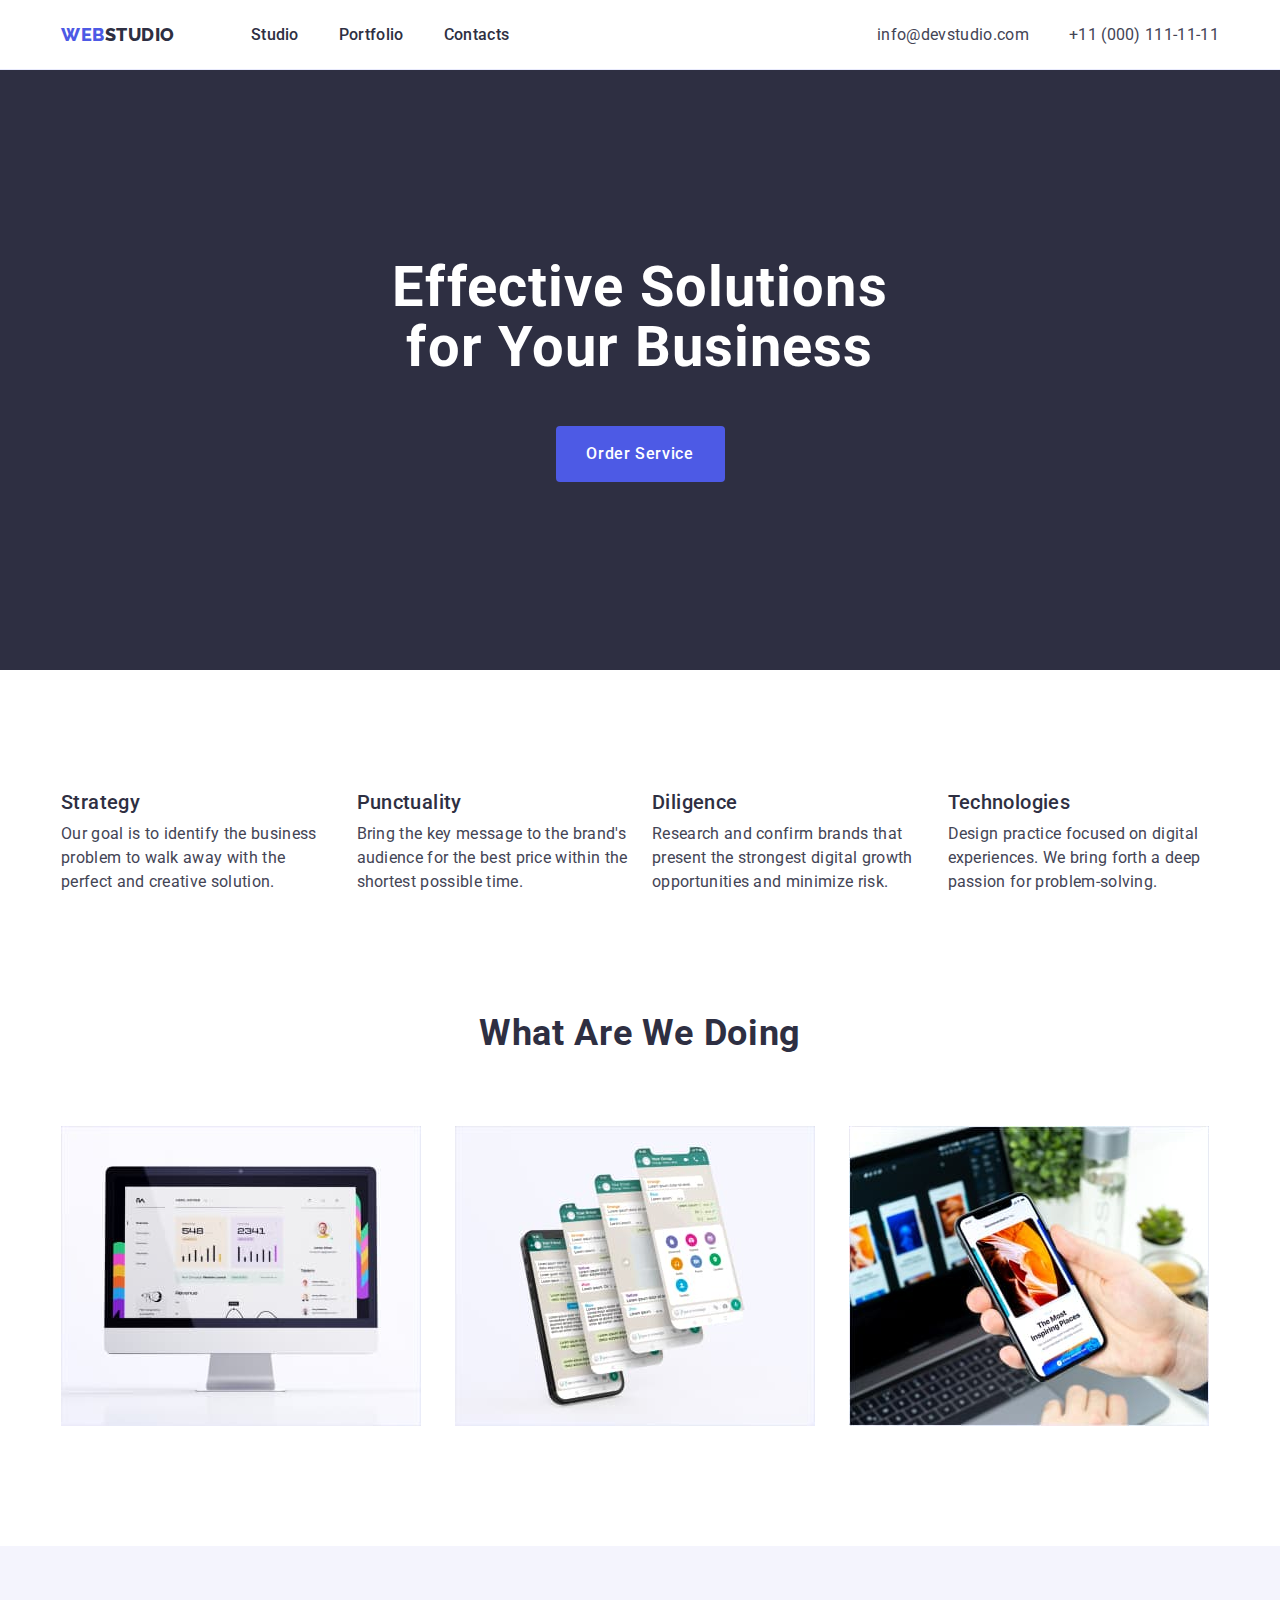
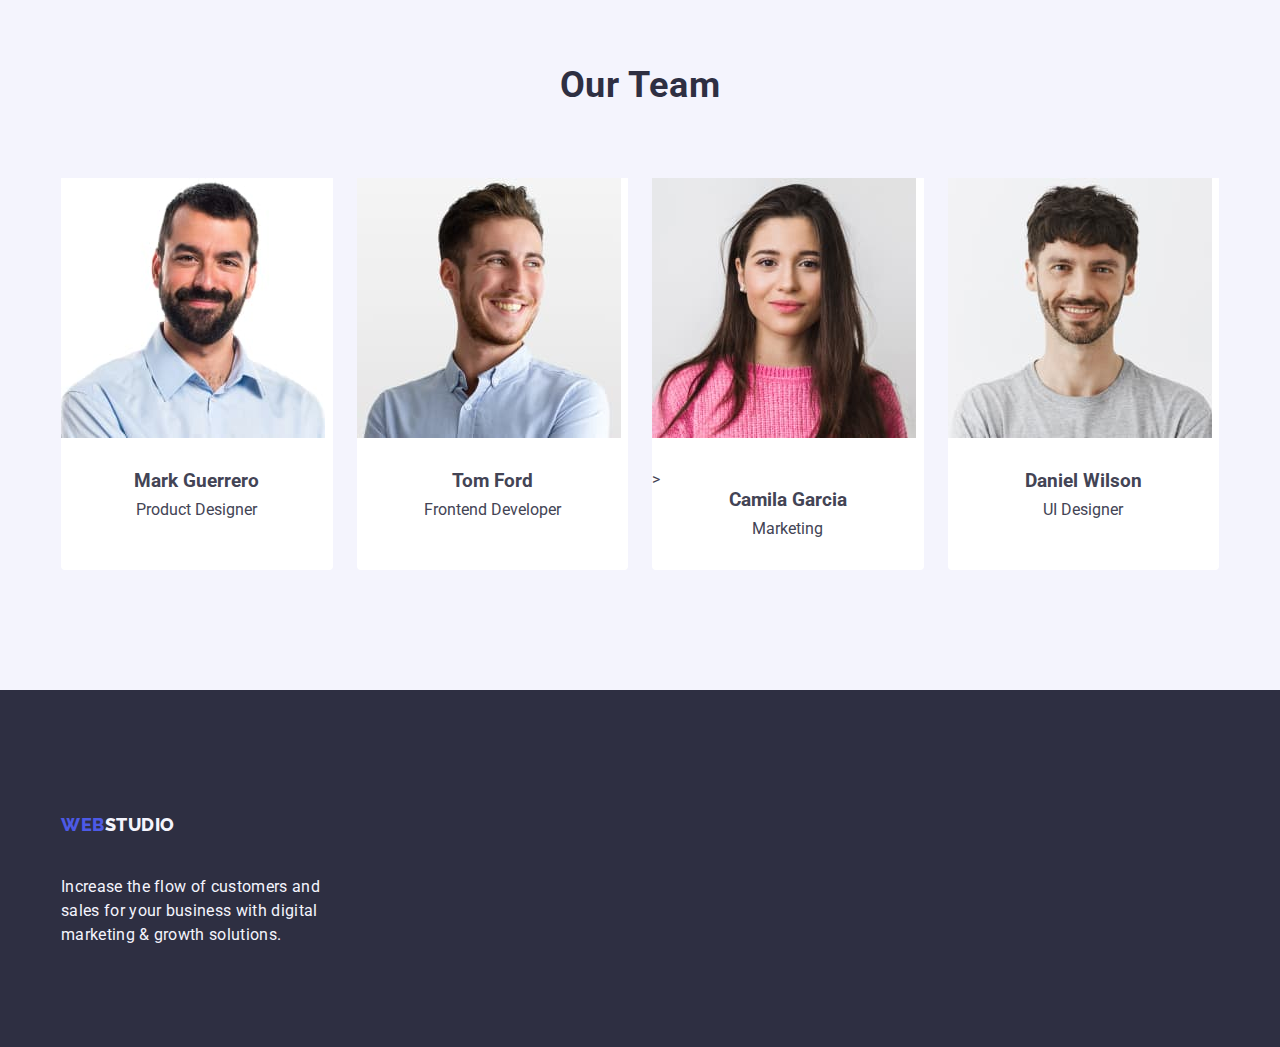
<file: index.html>
<!DOCTYPE html>
<html lang="en">
  <head>
    <meta charset="UTF-8" />
    <meta name="viewport" content="width=device-width, initial-scale=1.0" />
    <link rel="preconnect" href="https://fonts.googleapis.com" />
    <link rel="preconnect" href="https://fonts.gstatic.com" crossorigin />
    <link
      href="https://fonts.googleapis.com/css2?family=Open+Sans:wght@300;400;500;600;700;800&family=Raleway:wght@100;200;300;400;500;600;700;800;900&family=Roboto:wght@100;300;400;500;700;900&display=swap"
      rel="stylesheet"
    />
    <link
      rel="stylesheet"
      href="https://cdnjs.cloudflare.com/ajax/libs/modern-normalize/2.0.0/modern-normalize.min.css"
      integrity="sha512-4xo8blKMVCiXpTaLzQSLSw3KFOVPWhm/TRtuPVc4WG6kUgjH6J03IBuG7JZPkcWMxJ5huwaBpOpnwYElP/m6wg=="
      crossorigin="anonymous"
      referrerpolicy="no-referrer"
    />
    <link rel="stylesheet" href="css/styles.css" />
    <title>GoIT Homework 03 Markup</title>
  </head>
  <body>
    <!-- Header -->
    <header class="header">
      <div class="top-header container">
        <nav class="nav">
          <a class="logo link" href="./index.html"
            >Web<span class="header-logo">Studio</span></a
          >
          <ul class="list">
            <li class="list-item">
              <a class="item link" href="./index.html">Studio</a>
            </li>
            <li class="list-item">
              <a class="item link" href="./portfolio.html">Portfolio</a>
            </li>
            <li class="list-item"><a class="item link" href="">Contacts</a></li>
          </ul>
        </nav>
        <address class="contacts">
          <ul class="list">
            <li class="contact-item">
              <a class="contact link" href="mailto:info@devstudio.com"
                >info@devstudio.com</a
              >
            </li>
            <li class="contact-item">
              <a class="contact link" href="tel:+110001111111"
                >+11 (000) 111-11-11</a
              >
            </li>
          </ul>
        </address>
      </div>
    </header>

    <!-- Main -->
    <main>
      <!-- First Section -->
      <section class="first-section">
        <div class="container">
          <h1 class="main-header">Effective Solutions for Your Business</h1>
          <button class="button" type="button">Order Service</button>
        </div>
      </section>

      <!-- Second Section -->
      <section class="second-section">
        <div class="container">
          <h2 class="visually-hidden">List</h2>
          <ul class="info list">
            <li class="info-card">
              <h3 class="list-header">Strategy</h3>
              <p class="list-text">
                Our goal is to identify the business problem to walk away with
                the perfect and creative solution.
              </p>
            </li>

            <li class="info-card">
              <h3 class="list-header">Punctuality</h3>
              <p class="list-text">
                Bring the key message to the brand's audience for the best price
                within the shortest possible time.
              </p>
            </li>

            <li class="info-card">
              <h3 class="list-header">Diligence</h3>
              <p class="list-text">
                Research and confirm brands that present the strongest digital
                growth opportunities and minimize risk.
              </p>
            </li>

            <li class="info-card">
              <h3 class="list-header">Technologies</h3>
              <p class="list-text">
                Design practice focused on digital experiences. We bring forth a
                deep passion for problem-solving.
              </p>
            </li>
          </ul>
        </div>
      </section>

      <!-- Third Section -->
      <section class="third-section">
        <div class="container">
          <h2 class="header-title">What are we doing</h2>
          <ul class="service list">
            <li class="service-info">
              <img
                src="./images/main-page/img-1.jpg"
                width="360"
                alt="computer-monitor"
              />
            </li>
            <li class="service-info">
              <img
                src="./images/main-page/img-2.jpg"
                width="360"
                alt="phone-applications"
              />
            </li>
            <li class="service-info">
              <img
                src="./images/main-page/img-3.jpg"
                width="360"
                alt="smartphone"
              />
            </li>
          </ul>
        </div>
      </section>

      <!-- Fourth Section -->
      <section class="fourth-section">
        <div class="container">
          <h2 class="header-title">Our Team</h2>

          <ul class="team list">
            <li class="team-member">
              <img
                src="./images/main-page/img1.jpg"
                width="264"
                alt="man-with-laptop"
              />
              <div class="member-info">
                <h3 class="list-header">Mark Guerrero</h3>
                <p class="list-text">Product Designer</p>
              </div>
            </li>

            <li class="team-member">
              <img
                src="./images/main-page/img2.jpg"
                width="264"
                alt="smiling-man"
              />
              <div class="member-info">
                <h3 class="list-header">Tom Ford</h3>
                <p class="list-text">Frontend Developer</p>
              </div>
            </li>

            <li class="team-member">
              <img
                src="./images/main-page/img3.jpg"
                width="264"
                alt="girl-pink-shirt"
              />
              <div class="member-info">
                >
                <h3 class="list-header">Camila Garcia</h3>
                <p class="list-text">Marketing</p>
              </div>
            </li>

            <li class="team-member">
              <img
                src="./images/main-page/img4.jpg"
                width="264"
                alt="man-gray-shirt"
              />
              <div class="member-info">
                <h3 class="list-header">Daniel Wilson</h3>
                <p class="list-text">UI Designer</p>
              </div>
            </li>
          </ul>
        </div>
      </section>
    </main>

    <!-- Footer -->
    <footer class="footer">
      <div class="container">
        <a class="logo link" href="./index.html"
          >Web<span class="footer-logo">Studio</span></a
        >
        <p class="footer-text">
          Increase the flow of customers and sales for your business with
          digital marketing & growth solutions.
        </p>
      </div>
    </footer>
  </body>
</html>
</file>
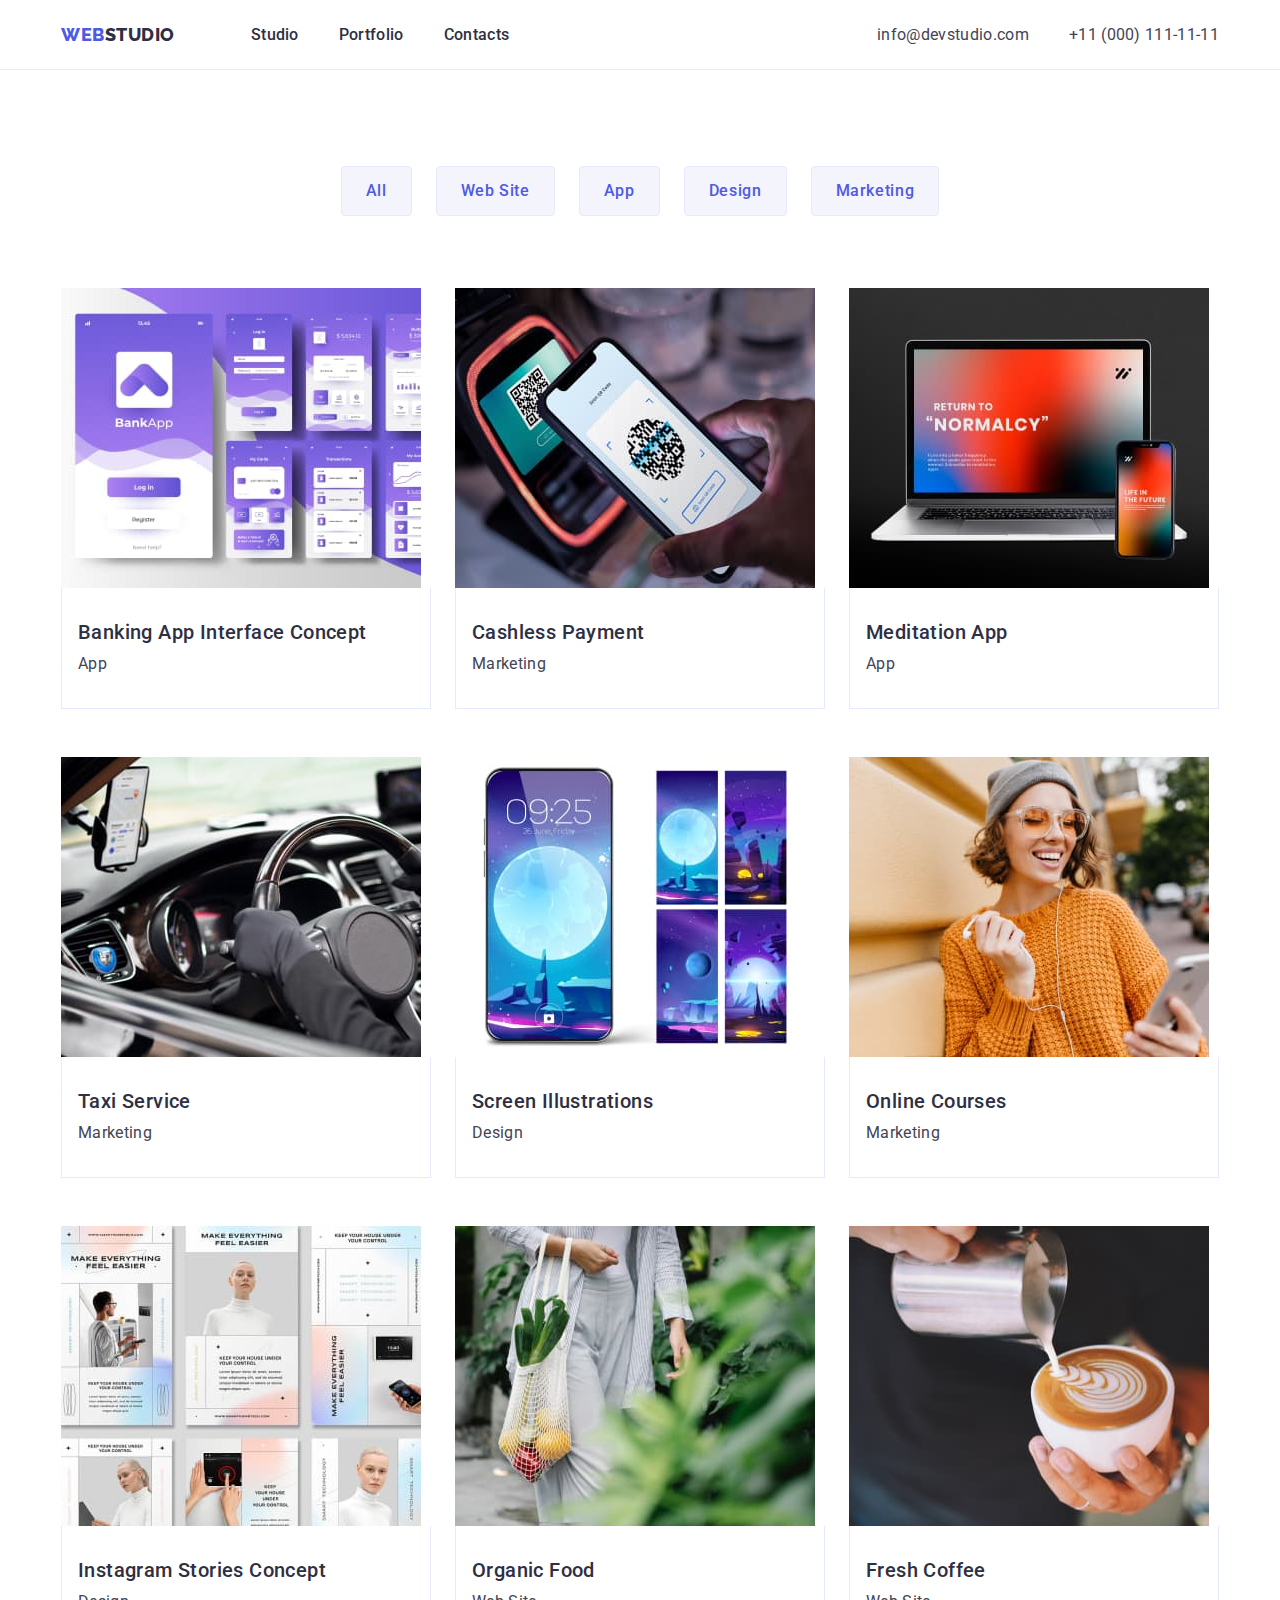
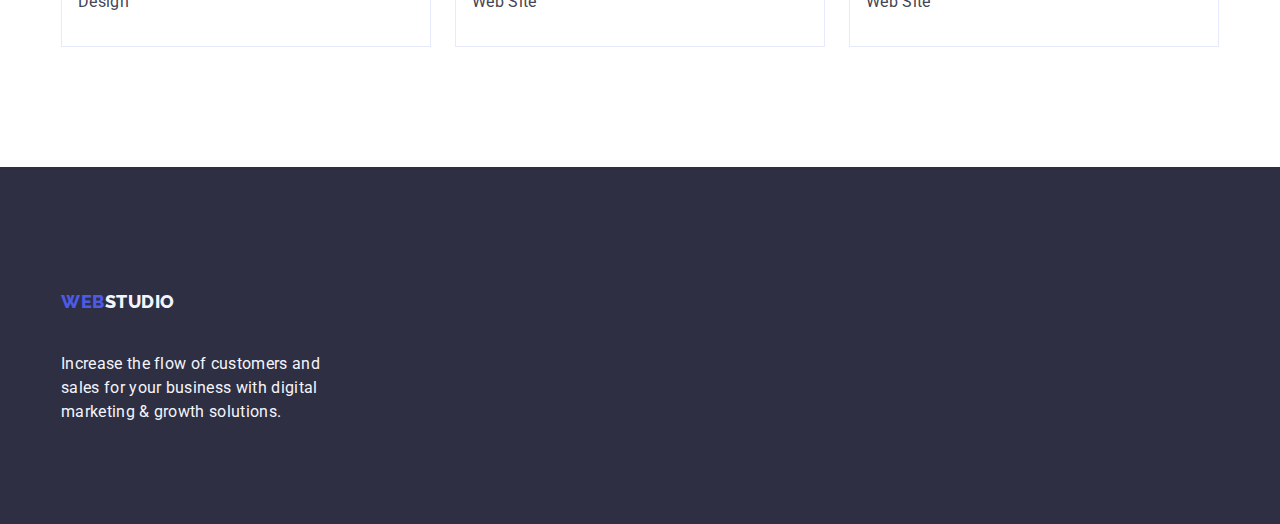
<file: portfolio.html>
<!DOCTYPE html>
<html lang="en">
  <head>
    <meta charset="UTF-8" />
    <meta name="viewport" content="width=device-width, initial-scale=1.0" />
    <link rel="preconnect" href="https://fonts.googleapis.com" />
    <link rel="preconnect" href="https://fonts.gstatic.com" crossorigin />
    <link
      href="https://fonts.googleapis.com/css2?family=Open+Sans:wght@300;400;500;600;700;800&family=Raleway:wght@100;200;300;400;500;600;700;800;900&family=Roboto:wght@100;300;400;500;700;900&display=swap"
      rel="stylesheet"
    />
    <link
      rel="stylesheet"
      href="https://cdnjs.cloudflare.com/ajax/libs/modern-normalize/2.0.0/modern-normalize.min.css"
      integrity="sha512-4xo8blKMVCiXpTaLzQSLSw3KFOVPWhm/TRtuPVc4WG6kUgjH6J03IBuG7JZPkcWMxJ5huwaBpOpnwYElP/m6wg=="
      crossorigin="anonymous"
      referrerpolicy="no-referrer"
    />
    <link rel="stylesheet" href="css/styles.css" />
    <title>Portfolio</title>
  </head>
  <body>
    <!-- Header -->
    <header class="header">
      <div class="top-header container">
        <nav class="nav">
          <a class="logo link" href="./index.html"
            >Web<span class="header-logo">Studio</span></a
          >
          <ul class="list">
            <li class="list-item">
              <a class="item link" href="./index.html">Studio</a>
            </li>
            <li class="list-item">
              <a class="item link" href="./portfolio.html">Portfolio</a>
            </li>
            <li class="list-item"><a class="item link" href="">Contacts</a></li>
          </ul>
        </nav>
        <address class="contacts">
          <ul class="list">
            <li class="contact-item">
              <a class="contact link" href="mailto:info@devstudio.com"
                >info@devstudio.com</a
              >
            </li>
            <li class="contact-item">
              <a class="contact link" href="tel:+110001111111"
                >+11 (000) 111-11-11</a
              >
            </li>
          </ul>
        </address>
      </div>
    </header>

    <!-- Main -->
    <main>
      <section class="services-section">
        <div class="container">
          <h1 class="visually-hidden">Services</h1>

          <ul class="btn list">
            <li><button type="button" class="btn-menu">All</button></li>
            <li><button type="button" class="btn-menu">Web Site</button></li>
            <li><button type="button" class="btn-menu">App</button></li>
            <li><button type="button" class="btn-menu">Design</button></li>
            <li><button type="button" class="btn-menu">Marketing</button></li>
          </ul>

          <ul class="svc list">
            <li class="svc-item">
              <a class="list link" href="">
                <img
                  src="./images/portfolio/banking-app.jpg"
                  alt="banking app"
                  width="360"
                />
                <div class="svc-info">
                  <h2 class="list-header">Banking App Interface Concept</h2>
                  <p class="list-text">App</p>
                </div>
              </a>
            </li>

            <li class="svc-item">
              <a class="list link" href="">
                <img
                  src="./images/portfolio/cashless-payment.jpg"
                  alt="cashless payment"
                  width="360"
                />
                <div class="svc-info">
                  <h2 class="list-header">Cashless Payment</h2>
                  <p class="list-text">Marketing</p>
                </div>
              </a>
            </li>

            <li class="svc-item">
              <a class="link" href="">
                <img
                  src="./images/portfolio/meditation-app.jpg"
                  alt="meditation app"
                  width="360"
                />
                <div class="svc-info">
                  <h2 class="list-header">Meditation App</h2>
                  <p class="list-text">App</p>
                </div>
              </a>
            </li>

            <li class="svc-item">
              <a class="link" href="">
                <img
                  src="./images/portfolio/taxi-service.jpg"
                  alt="taxi service"
                  width="360"
                />
                <div class="svc-info">
                  <h2 class="list-header">Taxi Service</h2>
                  <p class="list-text">Marketing</p>
                </div>
              </a>
            </li>

            <li class="svc-item">
              <a class="link" href="">
                <img
                  src="./images/portfolio/screen-illustration.jpg"
                  alt="screen illustrations"
                  width="360"
                />
                <div class="svc-info">
                  <h2 class="list-header">Screen Illustrations</h2>
                  <p class="list-text">Design</p>
                </div>
              </a>
            </li>

            <li class="svc-item">
              <a class="link" href="">
                <img
                  src="./images/portfolio/online-courses.jpg"
                  alt="online course"
                  width="360"
                />
                <div class="svc-info">
                  <h2 class="list-header">Online Courses</h2>
                  <p class="list-text">Marketing</p>
                </div>
              </a>
            </li>

            <li class="svc-item">
              <a class="link" href="">
                <img
                  src="./images/portfolio/instragram-stories.jpg"
                  alt="IG stories"
                  width="360"
                />
                <div class="svc-info">
                  <h2 class="list-header">Instagram Stories Concept</h2>
                  <p class="list-text">Design</p>
                </div>
              </a>
            </li>

            <li class="svc-item">
              <a class="link" href="">
                <img
                  src="./images/portfolio/organic-food.jpg"
                  alt="organic food"
                  width="360"
                />
                <div class="svc-info">
                  <h2 class="list-header">Organic Food</h2>
                  <p class="list-text">Web Site</p>
                </div>
              </a>
            </li>

            <li class="svc-item">
              <a class="link" href="">
                <img
                  src="./images/portfolio/fresh-coffee.jpg"
                  alt="fresh coffee"
                  width="360"
                />
                <div class="svc-info">
                  <h2 class="list-header">Fresh Coffee</h2>
                  <p class="list-text">Web Site</p>
                </div>
              </a>
            </li>
          </ul>
        </div>
      </section>
    </main>

    <!-- Footer -->
    <footer class="footer">
      <div class="container">
        <a class="logo link" href="./index.html"
          >Web<span class="footer-logo">Studio</span></a
        >
        <p class="footer-text">
          Increase the flow of customers and sales for your business with
          digital marketing & growth solutions.
        </p>
      </div>
    </footer>
  </body>
</html>
</file>
<file: css/styles.css>
/* CSS Resets */

* {
  margin: 0;
  padding: 0;
}

/* CSS Variables */

:root {
  --slate: #434455;
  --iris: #4d5ae5;
  --white: #ffffff;
  --navy-blue: #2e2f42;
  --ocean: #404bbf;
  --cloud: #f4f4fd;
  --cornflower: #e7e9fc;
}

/* INDEX PAGE */

body {
  font-family: "Roboto", sans-serif;
  color: var(--slate);
  background-color: var(--white);
}

/* HEADER */

.logo {
  font-family: "Raleway", sans-serif;
  font-weight: 800;
  font-size: 18px;
  line-height: 1.17;
  letter-spacing: 0.03em;
  text-transform: uppercase;
  color: var(--iris);
}

.header {
  border-bottom: 1px solid var(--cornflower);
}

.top-header {
  display: flex;
  justify-content: space-between;
}

.nav,
.contacts {
  display: flex;
  align-items: center;
}

.container {
  width: 1158px;
  margin: 0 auto;
  padding: 0 15px;
}

.logo {
  margin-right: 76px;
}

/* Navigation Items */

.link {
  text-decoration: none;
  padding: 24px 0;
}

.header-logo {
  color: var(--navy-blue);
}

.list {
  list-style: none;
}

.nav > .list {
  display: flex;
  gap: 40px;
}

.list-item > .item {
  font-weight: 500;
  font-size: 16px;
  line-height: 1.5;
  letter-spacing: 0.02em;
  color: var(--navy-blue);
}

li > .link:hover,
li > .link:focus {
  color: var(--ocean);
}

/* Address */

.contacts {
  font-style: normal;
}

.contact-item > .contact {
  font-size: 16px;
  line-height: 1.5;
  letter-spacing: 0.02em;
  color: var(--slate);
}

.contacts > .list {
  display: flex;
  gap: 40px;
}

/* MAIN */

/* First Section */

.first-section {
  background-color: var(--navy-blue);
  padding: 188px 0;
}

.main-header {
  font-size: 56px;
  line-height: 1.07;
  text-align: center;
  letter-spacing: 0.02em;
  color: var(--white);
  max-width: 496px;
  margin: 0 auto 48px;
}

.button {
  background-color: var(--iris);
  font-family: inherit;
  font-weight: 500;
  font-size: 16px;
  line-height: 1.5;
  letter-spacing: 0.04em;
  color: var(--white);
  cursor: pointer;
  display: block;
  min-width: 169px;
  height: 56px;
  border: none;
  border-radius: 4px;
  margin: 0 auto;
}

.button:hover,
.button:focus {
  background-color: var(--ocean);
}

/* Second Section */

.visually-hidden {
  position: absolute;
  width: 1px;
  height: 1px;
  margin: -1px;
  border: 0;
  padding: 0;
  white-space: nowrap;
  clip-path: inset(100%);
  clip: rect(0 0 0 0);
  overflow: hidden;
}

.info .list-header,
.svc .list-header {
  font-weight: 500;
  font-size: 20px;
  line-height: 1.2;
  letter-spacing: 0.02em;
  color: var(--navy-blue);
  margin-bottom: 8px;
  text-align: left;
}

.info .list-text,
.svc .list-text {
  font-size: 16px;
  line-height: 1.5;
  letter-spacing: 0.02em;
  color: var(--slate);
  text-align: left;
}

.second-section {
  padding: 120px 0;
}

.info.list {
  display: flex;
  gap: 24px;
}

.info-card {
  flex-basis: calc((100% - 72px) / 4);
}

/* Third Section */

.header-title {
  font-size: 36px;
  line-height: 1.11;
  text-align: center;
  letter-spacing: 0.02em;
  text-transform: capitalize;
  color: var(--navy-blue);
  margin-bottom: 72px;
}

.third-section {
  padding-bottom: 120px;
}

.service.list {
  display: flex;
  gap: 24px;
}

.service-info {
  flex-basis: calc((100% - 48px) / 3);
}

/* Fourth Section */

.fourth-section {
  background-color: var(--cloud);
  padding: 120px 0;
}

.team.list {
  display: flex;
  gap: 24px;
}

/* Reused third section header from main */

.team-member {
  background-color: var(--white);
  flex-basis: calc((100% - 72px) / 4);
  border-radius: 0 0 4px 4px;
}

.member-info {
  padding: 32px 0;
}

.list-header {
  text-align: center;
  margin-bottom: 8px;
}

.list-text {
  text-align: center;
}

/* Reused item header from main  */

/* FOOTER */

.footer {
  background-color: var(--navy-blue);
  padding: 100px 0;
}

.footer-logo {
  color: var(--cloud);
}

.footer-text {
  line-height: 1.5;
  color: var(--cloud);
  letter-spacing: 0.02em;
  max-width: 264px;
}

.footer .link {
  display: inline-block;
  margin-bottom: 16px;
}

/* FORTFOLIO PAGE */

/* Main */

/* Buttons */

.services-section {
  padding: 96px 0 120px 0;
}

.btn-menu {
  font-family: inherit;
  font-weight: 500;
  font-size: 16px;
  line-height: 1.5;
  letter-spacing: 0.04em;
  color: var(--iris);
  background-color: var(--cloud);
  cursor: pointer;
  padding: 12px 24px;
  border: 1px solid var(--cornflower);
  border-radius: 4px;
}

.btn.list {
  display: flex;
  justify-content: center;
  gap: 24px;
  margin-bottom: 72px;
}

.btn-menu:hover,
.btn-menu:focus {
  color: var(--white);
  background-color: var(--ocean);
  border: 1px solid transparent;
}

/* Reused item header from main  */

/* Converting all images to block element */

img {
  display: block;
}

/* Services List */

.svc.list {
  display: flex;
  flex-wrap: wrap;
  column-gap: 24px;
  row-gap: 48px;
}

.svc-item {
  flex-basis: calc((100% - 48px) / 3);
}

.svc-info {
  padding: 32px 16px;
  border: 1px solid var(--cornflower);
  border-top: none;
}
</file>
